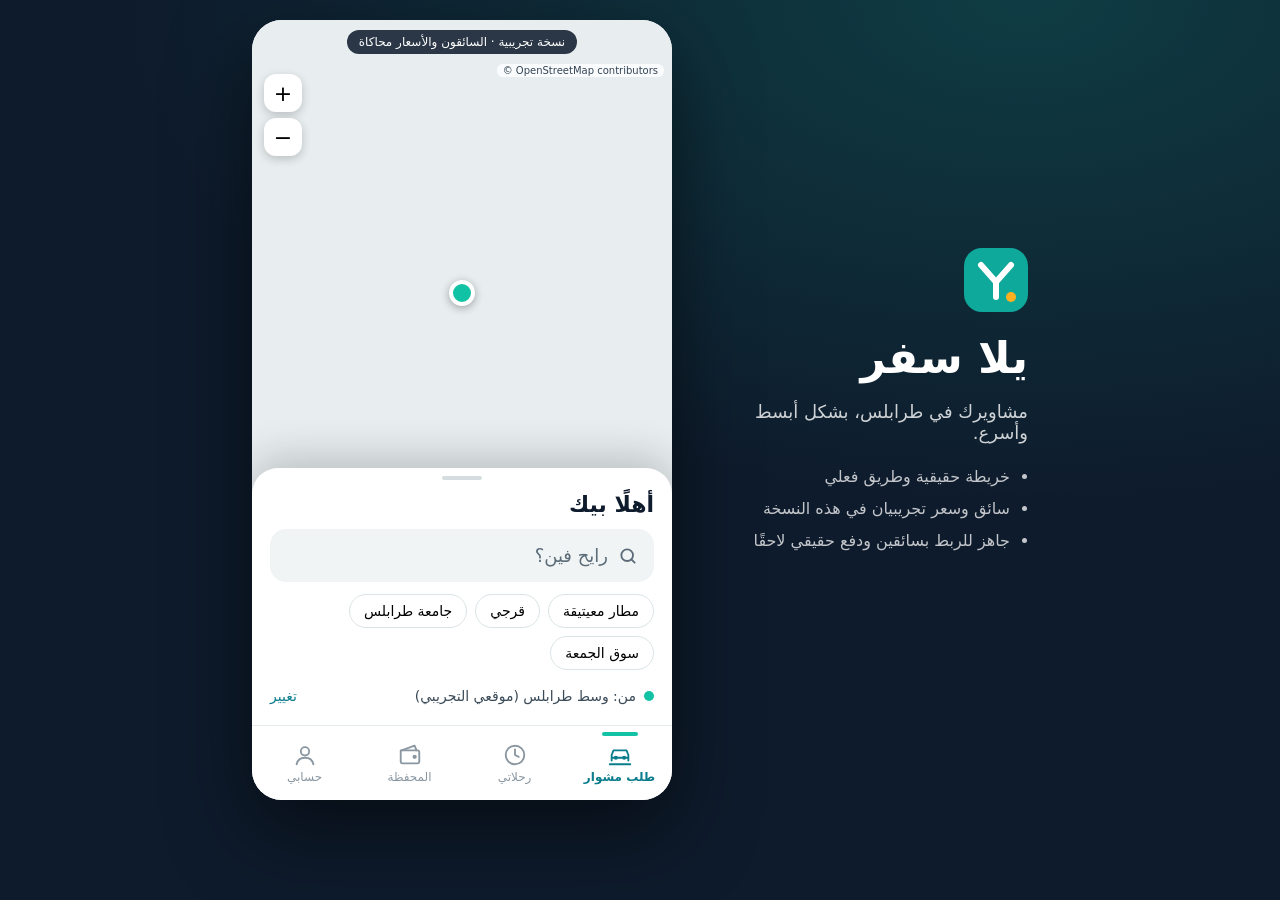
<file: index.html>
<!-- Copyright (c) 2026 Abod Ahmed. All rights reserved. -->
<!doctype html><meta charset=utf-8><meta name=viewport content="width=device-width,initial-scale=1"><div id=root></div><title>Yalla Safar (demo)</title><link rel=stylesheet href=main.css><script src=main.js></script>
</file>
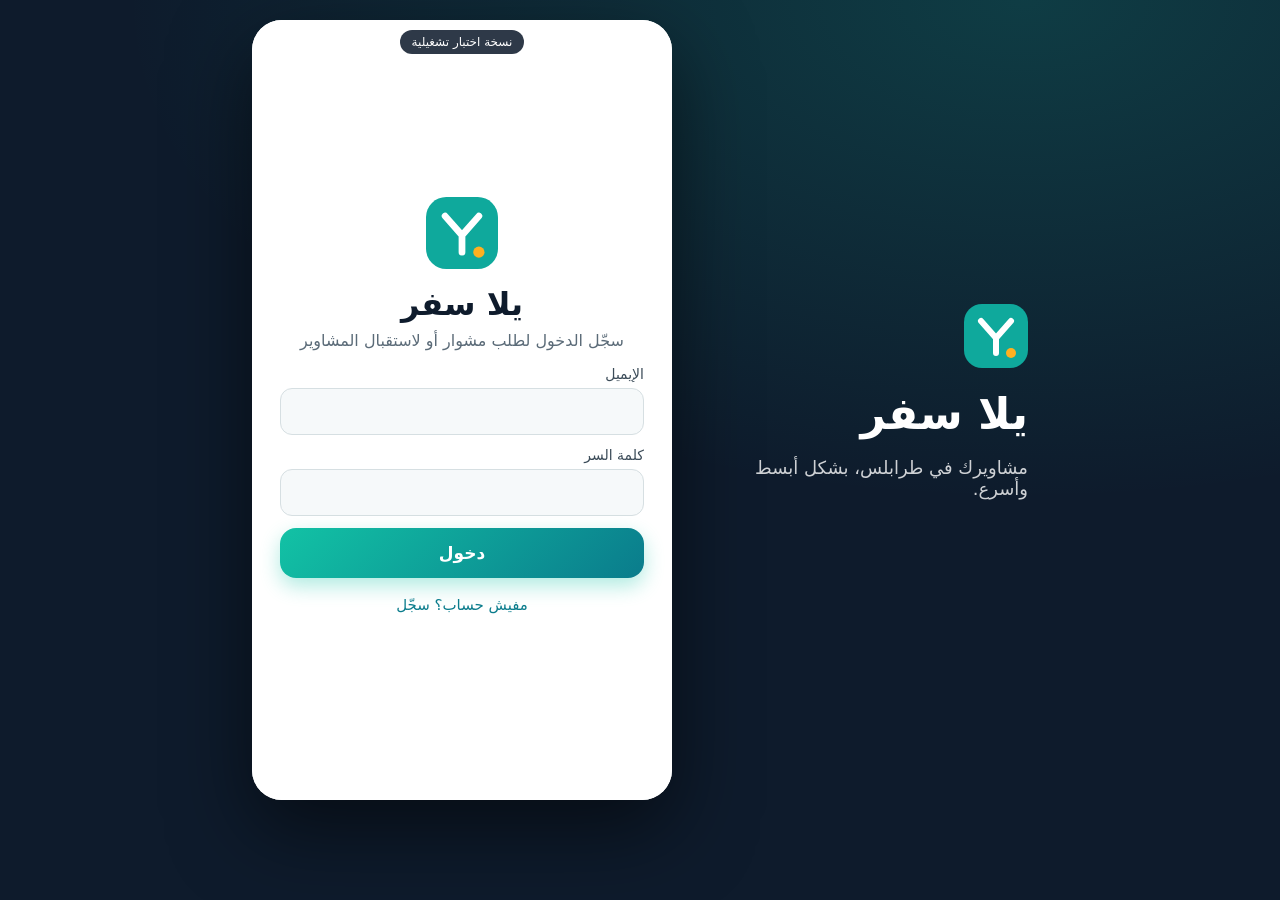
<file: app/index.html>
<!-- Copyright (c) 2026 Abod Ahmed. All rights reserved. -->
<!doctype html><meta charset=utf-8><meta name=viewport content="width=device-width,initial-scale=1"><div id=root></div><title>Yalla Safar</title><link rel=stylesheet href=main.css><script src=config.js></script><script>Promise.all(['main1.txt','main2.txt'].map(function(u){return fetch(u).then(function(r){return r.text()})})).then(function(p){var s=document.createElement('script');s.src=URL.createObjectURL(new Blob([p[0].replace(/\n$/,'')+p[1]],{type:'text/javascript'}));document.body.appendChild(s)})</script>
</file>
